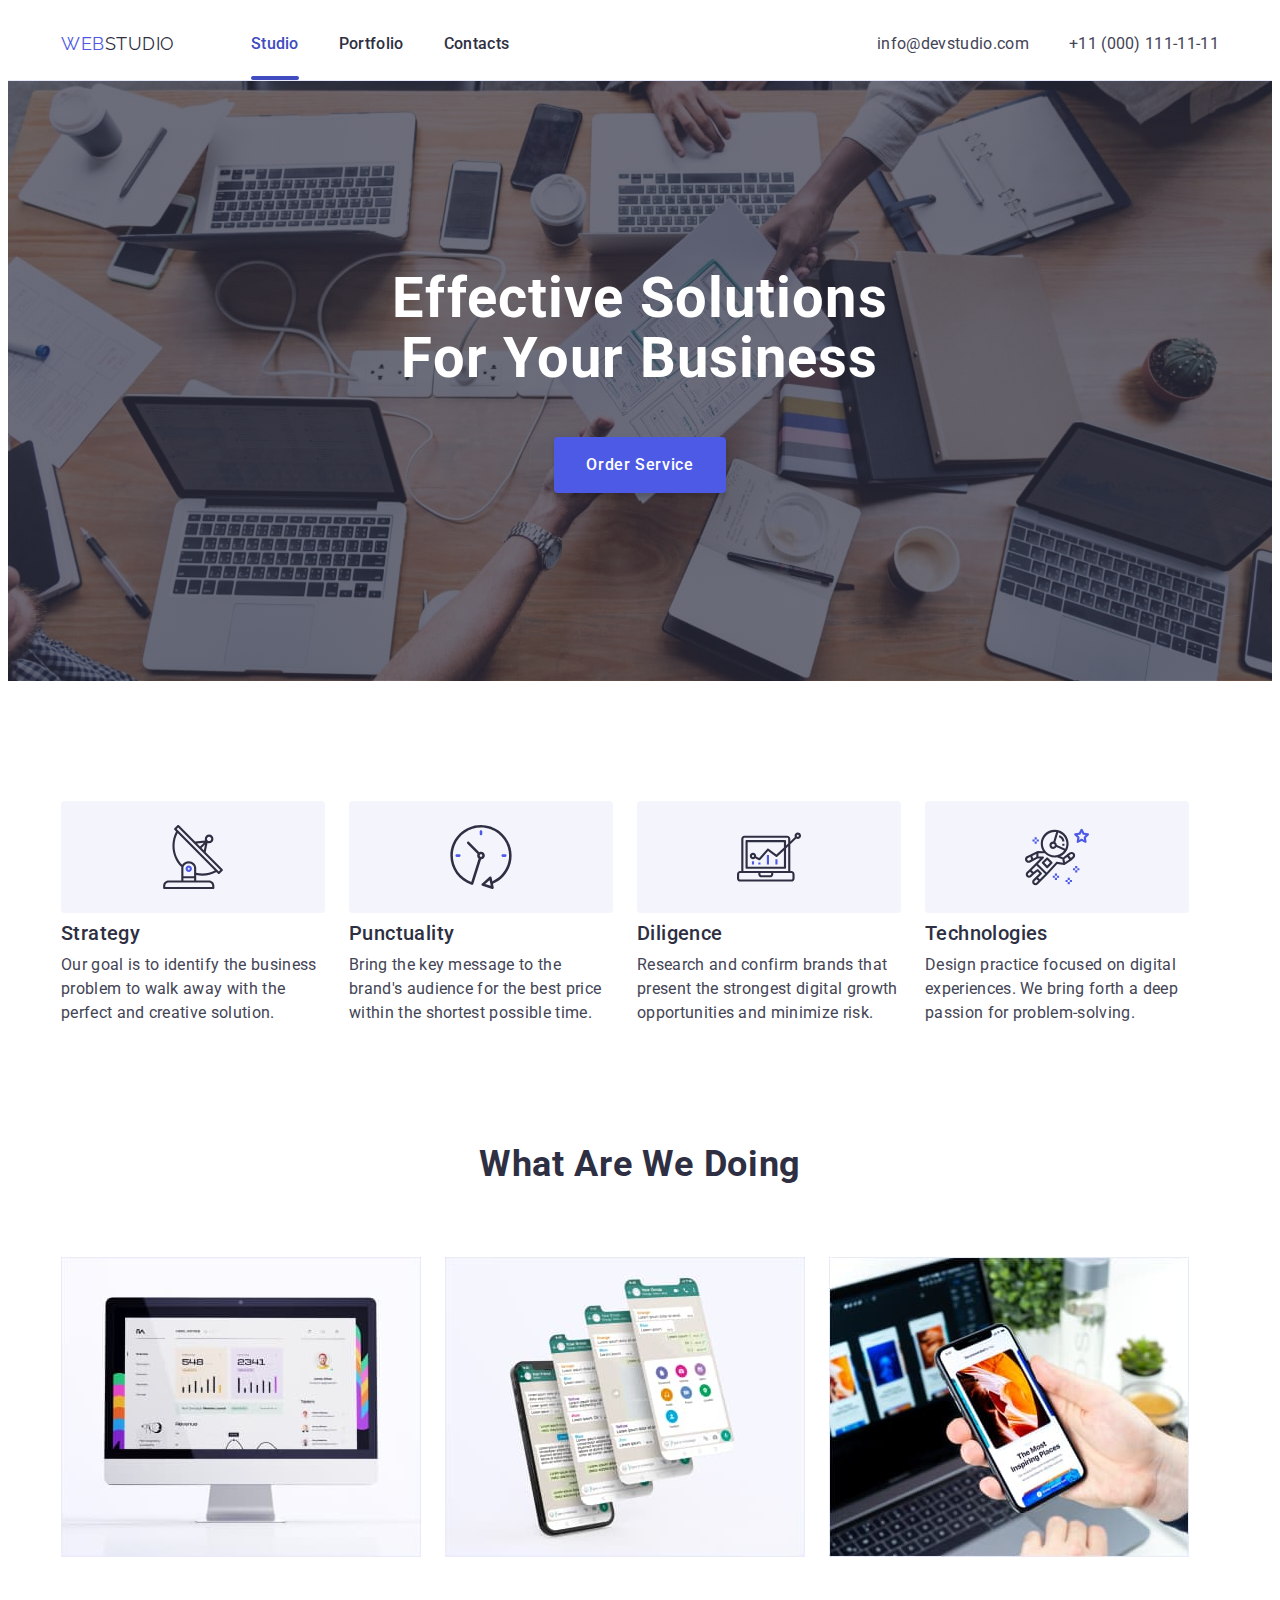
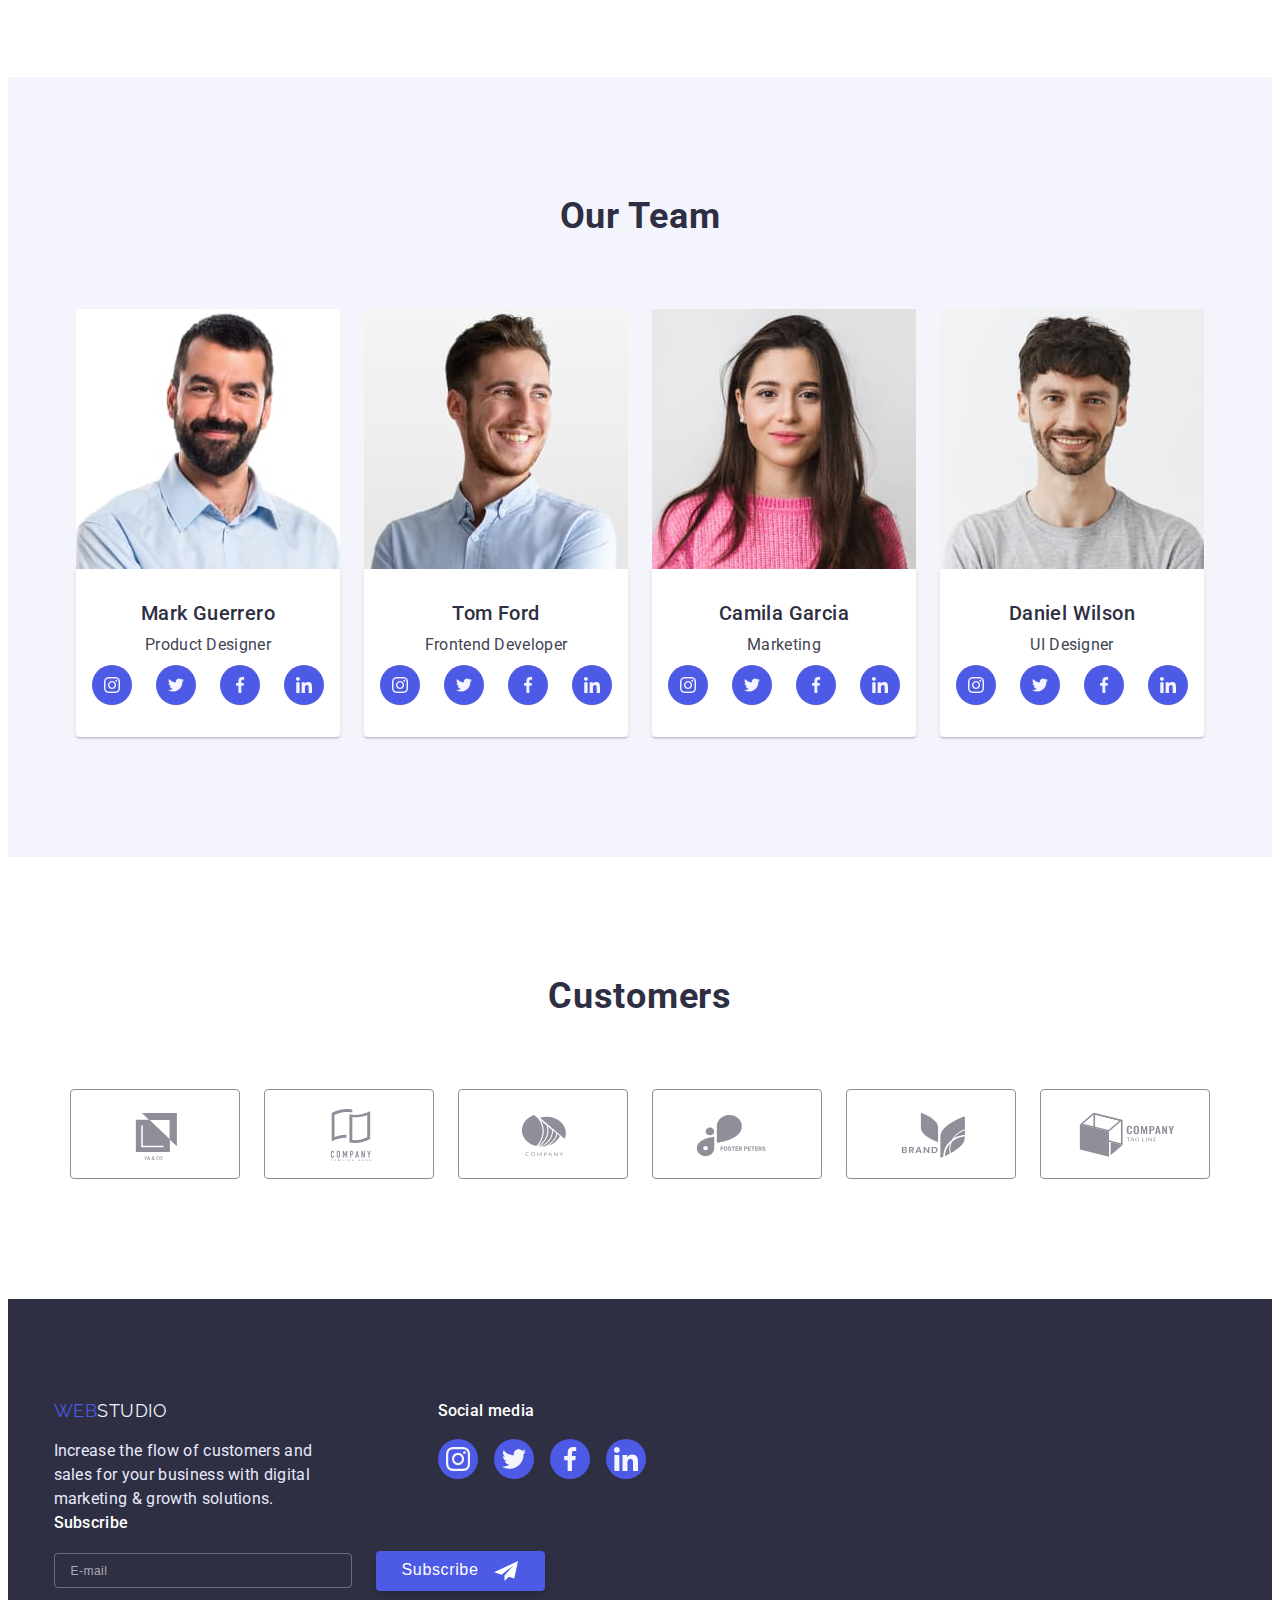
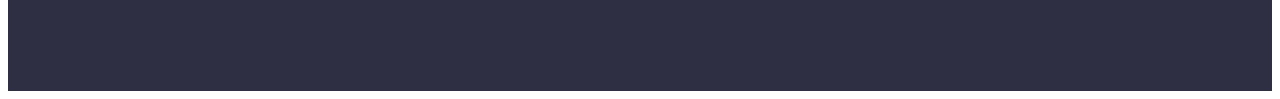
<file: index.html>
<!DOCTYPE html>
<html lang="en">
  <head>
    <meta charset="UTF-8" />
    <meta http-equiv="X-UA-Compatible" content="IE=edge" />
    <meta name="viewport" content="width=device-width, initial-scale=1.0" />
    <title>WebStudio</title>
    <link
      rel="stylesheet"
      href="https://cdnjs.cloudflare.com/ajax/libs/modern-normalize/1.1.0/modern-normalize.min.css"
      integrity="sha512-wpPYUAdjBVSE4KJnH1VR1HeZfpl1ub8YT/NKx4PuQ5NmX2tKuGu6U/JRp5y+Y8XG2tV+wKQpNHVUX03MfMFn9Q=="
      crossorigin="anonymous"
      referrerpolicy="no-referrer"
    />
    <link rel="preconnect" href="https://fonts.googleapis.com" />
    <link rel="preconnect" href="https://fonts.gstatic.com" crossorigin />
    <link
      href="https://fonts.googleapis.com/css2?family=Raleway:wght@800&family=Roboto:wght@400;500;700&display=swap"
      rel="stylesheet"
    />
    <link rel="stylesheet" href="./css/styles.css" />
    <link rel="stylesheet" href="./css/tablet.css" />
    <link rel="stylesheet" href="./css/desktop.css" />
  </head>
  <body>
    <!--=================  HEADER ===============-->
    <header class="header">
      <div class="container header-container">
        <nav class="header-navigation">
          <a href="./index.html" class="header-logo logo">
            <span>Web</span>Studio
          </a>
          <button type="button" class="header-btn-mobile-open" data-menu-open>
            <svg width="32" height="22" aria-label="Mobile menu switch">
              <use href="./images/icons.svg#icon-charm-menu-hamburger"></use>
            </svg>
          </button>
          <ul class="header-list list">
            <li class="header-item">
              <a href="./index.html" class="header-link link current">Studio</a>
            </li>
            <li class="header-item">
              <a href="./portfolio.html" class="header-link link">Portfolio</a>
            </li>
            <li class="header-item">
              <a href="" class="header-link link">Contacts</a>
            </li>
          </ul>
        </nav>
        <address class="address">
          <ul class="address-list list">
            <li class="address-item">
              <a href="mailto:info@devstudio.com" class="address-link link"
                >info@devstudio.com</a
              >
            </li>
            <li class="address-item">
              <a href="tel:+110001111111" class="address-link link"
                >+11 (000) 111-11-11</a
              >
            </li>
          </ul>
        </address>
      </div>
      <!-- ============= HEADER MOBILE MENU =========== -->
      <div class="mobile-menu" data-menu>
        <div class="container mobile-menu-container">
          <nav class="mobile-menu-navigation">
            <button
              type="button"
              class="header-btn-mobile-close"
              data-menu-close
            >
              <svg width="8" height="8">
                <use href="./images/icons.svg#icon-close-modal"></use>
              </svg>
            </button>
            <ul class="mobile-menu-list list">
              <li class="mobile-menu-item">
                <a href="./index.html" class="mobile-menu-link link">Studio</a>
              </li>
              <li class="mobile-menu-item">
                <a href="./portfolio.html" class="mobile-menu-link link"
                  >Portfolio</a
                >
              </li>
              <li class="mobile-menu-item">
                <a href="" class="mobile-menu-link link">Contacts</a>
              </li>
            </ul>
          </nav>
          <div class="mobile-menu-address-social-list-wrap">
            <address class="mobile-menu-address">
              <ul class="mobile-menu-address-list list">
                <li class="mobile-menu-address-item">
                  <a
                    href="tel:+110001111111"
                    class="mobile-menu-address-tel-link link"
                    >+11 (000) 111-11-11</a
                  >
                </li>
                <li class="mobile-menu-address-item">
                  <a
                    href="mailto:info@devstudio.com"
                    class="mobile-menu-address-mail-link link"
                    >info@devstudio.com</a
                  >
                </li>
              </ul>
            </address>
            <ul class="mobile-menu-social-list list">
              <li class="mobile-menu-social-item">
                <a href="" class="mobile-menu-social-link link">
                  <svg class="mobile-menu-social-icon" width="24" height="24">
                    <use href="./images/icons.svg#icon-instagram"></use>
                  </svg>
                </a>
              </li>
              <li class="mobile-menu-social-item">
                <a href="" class="mobile-menu-social-link link">
                  <svg class="mobile-menu-social-icon" width="24" height="24">
                    <use href="./images/icons.svg#icon-twitter"></use>
                  </svg>
                </a>
              </li>
              <li class="mobile-menu-social-item">
                <a href="" class="mobile-menu-social-link link">
                  <svg class="mobile-menu-social-icon" width="24" height="24">
                    <use href="./images/icons.svg#icon-facebook"></use>
                  </svg>
                </a>
              </li>
              <li class="mobile-menu-social-item">
                <a href="" class="mobile-menu-social-link link">
                  <svg class="mobile-menu-social-icon" width="24" height="24">
                    <use href="./images/icons.svg#icon-linkedin"></use>
                  </svg>
                </a>
              </li>
            </ul>
          </div>
        </div>
      </div>
      <!-- ============= /HEADER MOBILE MENU =========== -->
    </header>
    <!--===================== /HEADER ======================-->
    <main>
      <!--================= Section HERO =================-->
      <section class="hero">
        <div class="container">
          <h1 class="hero-title">Effective Solutions for Your Business</h1>
          <button type="button" class="hero-btn btn" data-modal-open>
            Order Service
          </button>
        </div>
      </section>
      <!--=============== Section /HERO =============-->

      <!--============ Section ADVANTAGES ===========-->
      <section class="advantages">
        <h2 class="visually-hidden">Our advantages</h2>
        <div class="container">
          <ul class="advantages-list list">
            <li class="advantages-item">
              <div class="advantages-thumb">
                <svg width="64" height="64">
                  <use
                    href="./images/icons.svg#icon-antenna"
                    width="64px"
                    height="64px"
                  ></use>
                </svg>
              </div>
              <div class="advantages-content">
                <h3 class="advantages-subtitle">Strategy</h3>
                <p class="advantages-text text">
                  Our goal is to identify the business problem to walk away with
                  the perfect and creative solution.
                </p>
              </div>
            </li>
            <li class="advantages-item">
              <div class="advantages-thumb">
                <svg width="64" height="64">
                  <use
                    href="./images/icons.svg#icon-clock"
                    width="64px"
                    height="64px"
                  ></use>
                </svg>
              </div>
              <div class="advantages-content">
                <h3 class="advantages-subtitle">Punctuality</h3>
                <p class="advantages-text text">
                  Bring the key message to the brand's audience for the best
                  price within the shortest possible time.
                </p>
              </div>
            </li>
            <li class="advantages-item">
              <div class="advantages-thumb">
                <svg width="64" height="64">
                  <use
                    href="./images/icons.svg#icon-diagram"
                    width="64px"
                    height="64px"
                  ></use>
                </svg>
              </div>
              <div class="advantages-content">
                <h3 class="advantages-subtitle">Diligence</h3>
                <p class="advantages-text text">
                  Research and confirm brands that present the strongest digital
                  growth opportunities and minimize risk.
                </p>
              </div>
            </li>
            <li class="advantages-item">
              <div class="advantages-thumb">
                <svg width="64" height="64">
                  <use
                    href="./images/icons.svg#icon-astronaut"
                    width="64px"
                    height="64px"
                  ></use>
                </svg>
              </div>
              <div class="advantages-content">
                <h3 class="advantages-subtitle">Technologies</h3>
                <p class="advantages-text text">
                  Design practice focused on digital experiences. We bring forth
                  a deep passion for problem-solving.
                </p>
              </div>
            </li>
          </ul>
        </div>
      </section>
      <!--============== Section /ADVANTAGES =========-->

      <!--============== Section DOING ============-->
      <section class="doing">
        <div class="container">
          <h2 class="doing-title title">What are we doing</h2>
          <ul class="doing-list list">
            <li class="doing-item">
              <img
                srcset="./images/doing-img1@2x.jpg 2x"
                src="./images/doing-img1.jpg"
                alt="monitor screen"
                width="360"
                height="300"
              />
            </li>
            <li class="doing-item">
              <img
                srcset="./images/doing-img2@2x.jpg 2x"
                src="./images/doing-img2.jpg"
                alt="smartphone screens"
                width="360"
                height="300"
              />
            </li>
            <li class="doing-item">
              <img
                srcset="./images/doing-img3@2x.jpg 2x"
                src="./images/doing-img3.jpg"
                alt="laptop and phone"
                width="360"
                height="300"
              />
            </li>
          </ul>
        </div>
      </section>
      <!--============= /Section DOING ============-->

      <!--=========== Section TEAM =============-->
      <section class="team">
        <div class="container">
          <h2 class="team-title title">Our Team</h2>
          <ul class="team-list list">
            <li class="team-item">
              <img
                srcset="./images/team-img1@2x.jpg 2x"
                src="./images/team-img1.jpg"
                alt="Mark Guerrero"
                width="264"
                height="260"
              />
              <div class="team-content">
                <h3 class="team-subtitle subtitle">Mark Guerrero</h3>
                <p class="team-text text">Product Designer</p>
                <ul class="team-social-list list">
                  <li class="team-social-item">
                    <a href="" class="team-social-link link">
                      <svg class="team-social-icon" width="16" height="16">
                        <use href="./images/icons.svg#icon-instagram"></use>
                      </svg>
                    </a>
                  </li>
                  <li class="team-social-item">
                    <a href="" class="team-social-link link">
                      <svg class="team-social-icon" width="16" height="16">
                        <use href="./images/icons.svg#icon-twitter"></use>
                      </svg>
                    </a>
                  </li>
                  <li class="team-social-item">
                    <a href="" class="team-social-link link">
                      <svg class="team-social-icon" width="16" height="16">
                        <use href="./images/icons.svg#icon-facebook"></use>
                      </svg>
                    </a>
                  </li>
                  <li class="team-social-item">
                    <a href="" class="team-social-link link">
                      <svg class="team-social-icon" width="16" height="16">
                        <use href="./images/icons.svg#icon-linkedin"></use>
                      </svg>
                    </a>
                  </li>
                </ul>
              </div>
            </li>
            <li class="team-item">
              <img
                srcset="./images/team-img2@2x.jpg 2x"
                src="./images/team-img2.jpg"
                alt="Tom Ford"
                width="264"
                height="260"
              />
              <div class="team-content">
                <h3 class="team-subtitle subtitle">Tom Ford</h3>
                <p class="team-text text">Frontend Developer</p>
                <ul class="team-social-list list">
                  <li class="team-social-item">
                    <a href="" class="team-social-link link">
                      <svg class="team-social-icon" width="16" height="16">
                        <use href="./images/icons.svg#icon-instagram"></use>
                      </svg>
                    </a>
                  </li>
                  <li class="team-social-item">
                    <a href="" class="team-social-link link">
                      <svg class="team-social-icon" width="16" height="16">
                        <use href="./images/icons.svg#icon-twitter"></use>
                      </svg>
                    </a>
                  </li>
                  <li class="team-social-item">
                    <a href="" class="team-social-link link">
                      <svg class="team-social-icon" width="16" height="16">
                        <use href="./images/icons.svg#icon-facebook"></use>
                      </svg>
                    </a>
                  </li>
                  <li class="team-social-item">
                    <a href="" class="team-social-link link">
                      <svg class="team-social-icon" width="16" height="16">
                        <use href="./images/icons.svg#icon-linkedin"></use>
                      </svg>
                    </a>
                  </li>
                </ul>
              </div>
            </li>
            <li class="team-item">
              <img
                srcset="./images/team-img3@2x.jpg 2x"
                src="./images/team-img3.jpg"
                alt="Camila Garcia"
                width="264"
                height="260"
              />
              <div class="team-content">
                <h3 class="team-subtitle subtitle">Camila Garcia</h3>
                <p class="team-text text">Marketing</p>
                <ul class="team-social-list list">
                  <li class="team-social-item">
                    <a href="" class="team-social-link link">
                      <svg class="team-social-icon" width="16" height="16">
                        <use href="./images/icons.svg#icon-instagram"></use>
                      </svg>
                    </a>
                  </li>
                  <li class="team-social-item">
                    <a href="" class="team-social-link link">
                      <svg class="team-social-icon" width="16" height="16">
                        <use href="./images/icons.svg#icon-twitter"></use>
                      </svg>
                    </a>
                  </li>
                  <li class="team-social-item">
                    <a href="" class="team-social-link link">
                      <svg class="team-social-icon" width="16" height="16">
                        <use href="./images/icons.svg#icon-facebook"></use>
                      </svg>
                    </a>
                  </li>
                  <li class="team-social-item">
                    <a href="" class="team-social-link link">
                      <svg class="team-social-icon" width="16" height="16">
                        <use href="./images/icons.svg#icon-linkedin"></use>
                      </svg>
                    </a>
                  </li>
                </ul>
              </div>
            </li>
            <li class="team-item">
              <img
                srcset="./images/team-img4@2x.jpg 2x"
                src="./images/team-img4.jpg"
                alt="Daniel Wilson"
                width="264"
                height="260"
              />
              <div class="team-content">
                <h3 class="team-subtitle subtitle">Daniel Wilson</h3>
                <p class="team-text text">UI Designer</p>
                <ul class="team-social-list list">
                  <li class="team-social-item">
                    <a href="" class="team-social-link link">
                      <svg class="team-social-icon" width="16" height="16">
                        <use href="./images/icons.svg#icon-instagram"></use>
                      </svg>
                    </a>
                  </li>
                  <li class="team-social-item">
                    <a href="" class="team-social-link link">
                      <svg class="team-social-icon" width="16" height="16">
                        <use href="./images/icons.svg#icon-twitter"></use>
                      </svg>
                    </a>
                  </li>
                  <li class="team-social-item">
                    <a href="" class="team-social-link link">
                      <svg class="team-social-icon" width="16" height="16">
                        <use href="./images/icons.svg#icon-facebook"></use>
                      </svg>
                    </a>
                  </li>
                  <li class="team-social-item">
                    <a href="" class="team-social-link link">
                      <svg class="team-social-icon" width="16" height="16">
                        <use href="./images/icons.svg#icon-linkedin"></use>
                      </svg>
                    </a>
                  </li>
                </ul>
              </div>
            </li>
          </ul>
        </div>
      </section>
      <!--========== Section /TEAM =============-->

      <!--======== Section COSTUMERS ==========-->
      <section class="costumes">
        <div class="container">
          <h2 class="costumers-title title">Customers</h2>
          <ul class="costumers-list list">
            <li class="costumers-item">
              <a href="" class="costumer-link">
                <svg class="costumers-icon" width="105" height="56">
                  <use href="./images/icons.svg#icon-logo-client1"></use>
                </svg>
              </a>
            </li>
            <li class="costumers-item">
              <a href="" class="costumer-link">
                <svg class="costumers-icon" width="105" height="56">
                  <use href="./images/icons.svg#icon-logo-client2"></use>
                </svg>
              </a>
            </li>
            <li class="costumers-item">
              <a href="" class="costumer-link">
                <svg class="costumers-icon" width="105" height="56">
                  <use href="./images/icons.svg#icon-logo-client3"></use>
                </svg>
              </a>
            </li>
            <li class="costumers-item">
              <a href="" class="costumer-link">
                <svg class="costumers-icon" width="105" height="56">
                  <use href="./images/icons.svg#icon-logo-client4"></use>
                </svg>
              </a>
            </li>
            <li class="costumers-item">
              <a href="" class="costumer-link">
                <svg class="costumers-icon" width="105" height="56">
                  <use href="./images/icons.svg#icon-logo-client5"></use>
                </svg>
              </a>
            </li>
            <li class="costumers-item">
              <a href="" class="costumer-link">
                <svg class="costumers-icon" width="105" height="56">
                  <use href="./images/icons.svg#icon-logo-client6"></use>
                </svg>
              </a>
            </li>
          </ul>
        </div>
      </section>
      <!--========= Section /COSTUMERS ===========-->
    </main>
    <!--================ FOOTER ===============-->
    <footer class="footer">
      <div class="container footer-container">
        <div class="footer-logo-wrap">
          <a href="./index.html" class="footer-logo logo">
            <span>Web</span>Studio
          </a>
          <p class="footer-text text">
            Increase the flow of customers and sales for your business with
            digital marketing & growth solutions.
          </p>
        </div>
        <div class="footer-social">
          <p class="footer-social-text text">Social media</p>
          <ul class="footer-social-list list">
            <li class="footer-social-item">
              <a href="" class="footer-social-link link">
                <svg class="footer-social-icon" width="24" height="24">
                  <use href="./images/icons.svg#icon-instagram"></use>
                </svg>
              </a>
            </li>
            <li class="footer-social-item">
              <a href="" class="footer-social-link link">
                <svg class="footer-social-icon" width="24" height="24">
                  <use href="./images/icons.svg#icon-twitter"></use>
                </svg>
              </a>
            </li>
            <li class="footer-social-item">
              <a href="" class="footer-social-link link">
                <svg class="footer-social-icon" width="24" height="24">
                  <use href="./images/icons.svg#icon-facebook"></use>
                </svg>
              </a>
            </li>
            <li class="footer-social-item">
              <a href="" class="footer-social-link link">
                <svg class="footer-social-icon" width="24" height="24">
                  <use href="./images/icons.svg#icon-linkedin"></use>
                </svg>
              </a>
            </li>
          </ul>
        </div>
        <div class="footer-form-container">
          <p class="footer-form-text text">Subscribe</p>
          <form class="footer-form">
            <label>
              <input
                type="email"
                name="user-email"
                class="footer-modal-form-input"
                required
                placeholder="E-mail"
              />
            </label>
            <button type="submit" class="footer-modal-form-submit">
              <span class="footer-modal-form-submit-text">Subscribe</span>
              <svg class="footer-modal-form-submit-icon" width="24" height="24">
                <use href="./images/icons.svg#icon-footer-subscribe"></use>
              </svg>
            </button>
          </form>
        </div>
      </div>
    </footer>
    <!--=================== /FOOTER ==================-->
    <!--================ MODAL WINDOW ===============-->
    <div class="backdrop is-hidden" data-modal>
      <div class="modal conteiner">
        <button type="button" class="modal-close-btn" data-modal-close>
          <svg class="modal-close-btn-icon" width="8" height="8">
            <use href="./images/icons.svg#icon-close-modal"></use>
          </svg>
        </button>
        <p class="modal-text text">
          Leave your contacts and we will call you back
        </p>
        <form class="modal-form">
          <label class="label-form-field">
            <span class="modal-form-input-desc">Name</span>
            <span class="modal-form-input-wrapper">
              <input
                type="text"
                name="user_name"
                class="modal-form-input"
                required
                pattern="^[a-zA-Zа-яА-ЯіІїЇ]+$"
                minlength="2"
              />
              <svg class="modal-form-input-icon" width="18" height="18">
                <use href="./images/icons.svg#icon-form-name"></use>
              </svg>
            </span>
          </label>
          <label class="label-form-field">
            <span class="modal-form-input-desc">Phone</span>
            <span class="modal-form-input-wrapper">
              <input
                type="tel"
                name="user-phone"
                class="modal-form-input"
                required
                pattern="[0-9]{3}-[0-9]{3}-[0-9]{2}-[0-9]{2}"
                title="xxx-xxx-xx-xx"
              />
              <svg class="modal-form-input-icon" width="18" height="24">
                <use href="./images/icons.svg#icon-form-phone"></use>
              </svg>
            </span>
          </label>
          <label class="label-form-field">
            <span class="modal-form-input-desc">Email</span>
            <span class="modal-form-input-wrapper">
              <input
                type="email"
                name="user-email"
                class="modal-form-input"
                required
              />
              <svg class="modal-form-input-icon" width="18" height="24">
                <use href="./images/icons.svg#icon-form-email"></use>
              </svg>
            </span>
          </label>
          <label class="label-form-field">
            <span class="modal-form-input-desc">Comment</span>
            <textarea
              name="user-massage"
              class="modal-form-message"
              placeholder="Text input"
            ></textarea>
          </label>
          <input
            id="user-policy"
            type="checkbox"
            name="user-policy"
            class="modal-form-check visually-hidden"
          />
          <label for="user-policy" class="modal-form-check-desc">
            I accept the terms and conditions of the&nbsp;
            <a href="" class="modal-form-policy">Privacy Policy</a>
          </label>
          <button type="submit" class="modal-form-submit">Send</button>
        </form>
      </div>
    </div>
    <!--================ /MODAL WINDOW ===============-->
  </body>
  <script src="./js/mobile-menu.js"></script>
  <script src="./js/modal.js"></script>
</html>
</file>
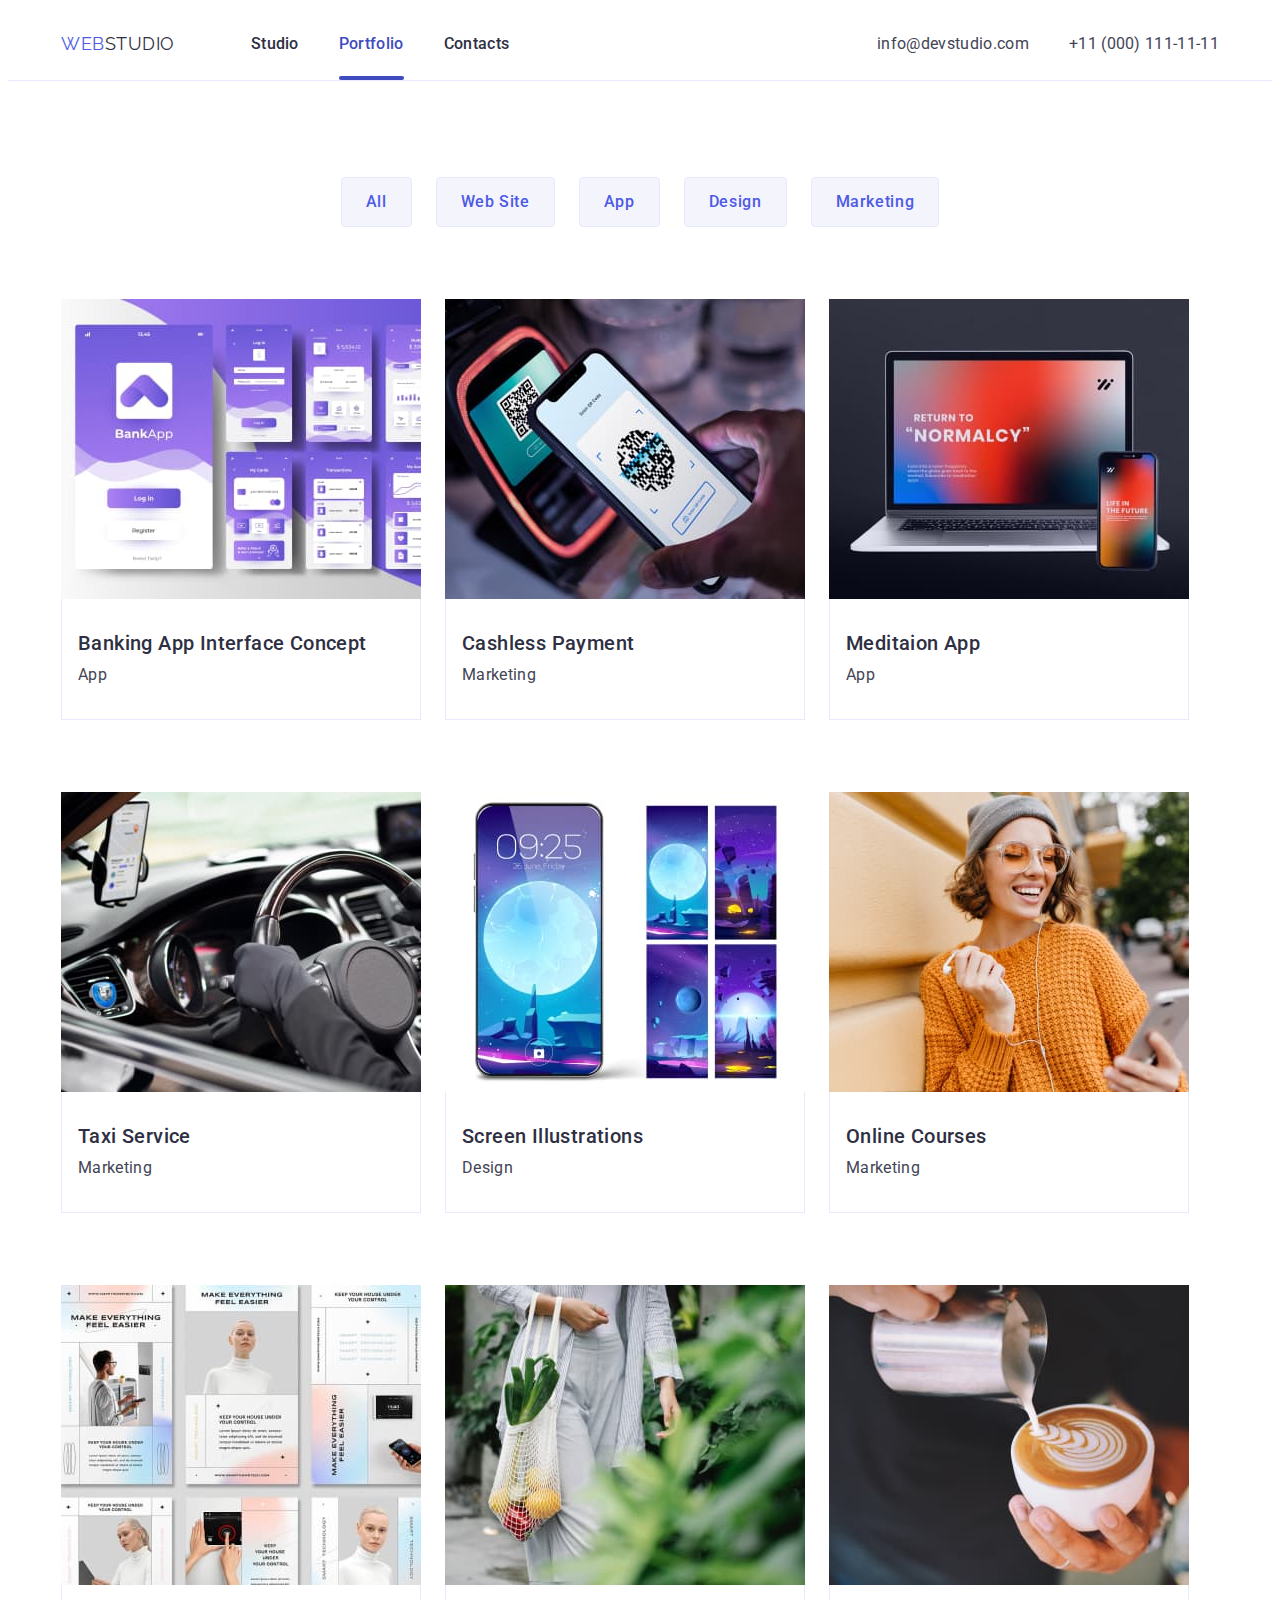
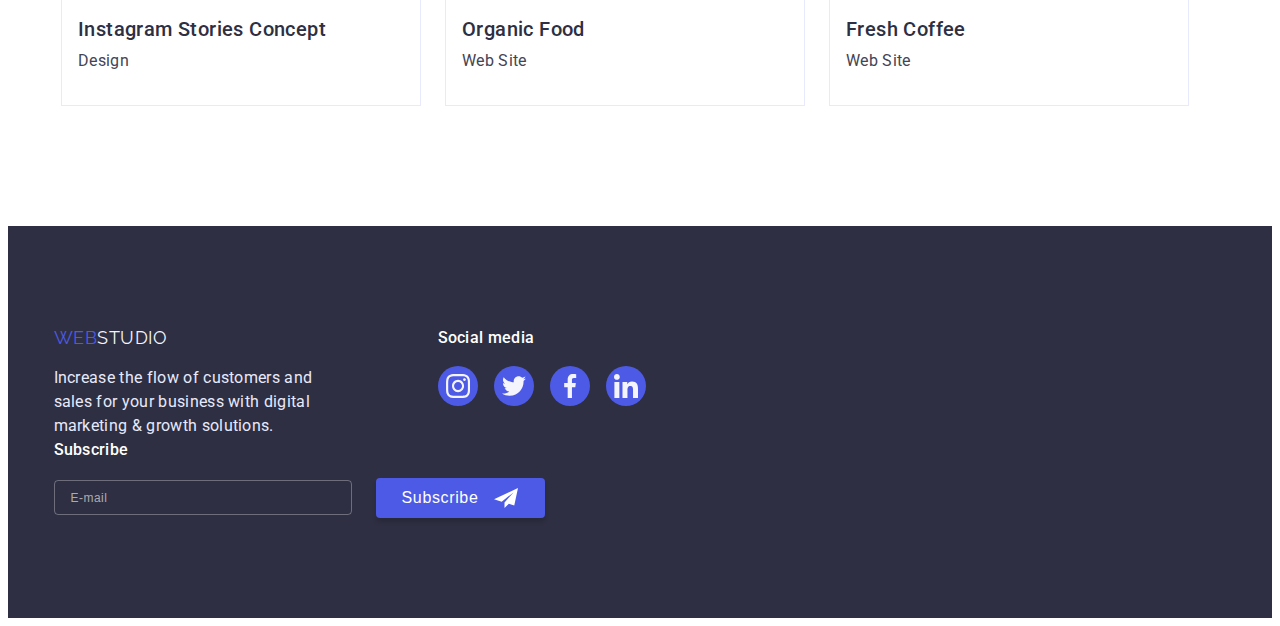
<file: portfolio.html>
<!DOCTYPE html>
<html lang="en">
  <head>
    <meta charset="UTF-8" />
    <meta http-equiv="X-UA-Compatible" content="IE=edge" />
    <meta name="viewport" content="width=device-width, initial-scale=1.0" />
    <title>Portfolio</title>
    <link
      rel="stylesheet"
      href="https://cdnjs.cloudflare.com/ajax/libs/modern-normalize/1.1.0/modern-normalize.min.css"
      integrity="sha512-wpPYUAdjBVSE4KJnH1VR1HeZfpl1ub8YT/NKx4PuQ5NmX2tKuGu6U/JRp5y+Y8XG2tV+wKQpNHVUX03MfMFn9Q=="
      crossorigin="anonymous"
      referrerpolicy="no-referrer"
    />
    <link rel="preconnect" href="https://fonts.googleapis.com" />
    <link rel="preconnect" href="https://fonts.gstatic.com" crossorigin />
    <link
      href="https://fonts.googleapis.com/css2?family=Raleway:wght@800&family=Roboto:wght@400;500;700&display=swap"
      rel="stylesheet"
    />
    <link rel="stylesheet" href="./css/styles.css" />
    <link rel="stylesheet" href="./css/tablet.css" />
    <link rel="stylesheet" href="./css/desktop.css" />
  </head>
  <body>
    <!--=================  HEADER ===============-->
    <header class="header">
      <div class="container header-container">
        <nav class="header-navigation">
          <a href="./index.html" class="header-logo logo">
            <span>Web</span>Studio
          </a>
          <button type="button" class="header-btn-mobile-open" data-menu-open>
            <svg width="32" height="22" aria-label="Mobile menu switch">
              <use href="./images/icons.svg#icon-charm-menu-hamburger"></use>
            </svg>
          </button>
          <ul class="header-list list">
            <li class="header-item">
              <a href="./index.html" class="header-link link">Studio</a>
            </li>
            <li class="header-item">
              <a href="./portfolio.html" class="header-link link current"
                >Portfolio</a
              >
            </li>
            <li class="header-item">
              <a href="" class="header-link link">Contacts</a>
            </li>
          </ul>
        </nav>
        <address class="address">
          <ul class="address-list list">
            <li class="address-item">
              <a href="mailto:info@devstudio.com" class="address-link link"
                >info@devstudio.com</a
              >
            </li>
            <li class="address-item">
              <a href="tel:+110001111111" class="address-link link"
                >+11 (000) 111-11-11</a
              >
            </li>
          </ul>
        </address>
      </div>
      <!-- ============= HEADER MOBILE MENU =========== -->
      <div class="mobile-menu" data-menu>
        <div class="container mobile-menu-container">
          <nav class="mobile-menu-navigation">
            <button
              type="button"
              class="header-btn-mobile-close"
              data-menu-close
            >
              <svg width="8" height="8">
                <use href="./images/icons.svg#icon-close-modal"></use>
              </svg>
            </button>
            <ul class="mobile-menu-list list">
              <li class="mobile-menu-item">
                <a href="./index.html" class="mobile-menu-link link">Studio</a>
              </li>
              <li class="mobile-menu-item">
                <a href="./portfolio.html" class="mobile-menu-link link"
                  >Portfolio</a
                >
              </li>
              <li class="mobile-menu-item">
                <a href="" class="mobile-menu-link link">Contacts</a>
              </li>
            </ul>
          </nav>
          <address class="mobile-menu-address">
            <ul class="mobile-menu-address-list list">
              <li class="mobile-menu-address-item">
                <a
                  href="tel:+110001111111"
                  class="mobile-menu-address-tel-link link"
                  >+11 (000) 111-11-11</a
                >
              </li>
              <li class="mobile-menu-address-item">
                <a
                  href="mailto:info@devstudio.com"
                  class="mobile-menu-address-mail-link link"
                  >info@devstudio.com</a
                >
              </li>
            </ul>
          </address>
          <ul class="mobile-menu-social-list list">
            <li class="mobile-menu-social-item">
              <a href="" class="mobile-menu-social-link link">
                <svg class="mobile-menu-social-icon" width="24" height="24">
                  <use href="./images/icons.svg#icon-instagram"></use>
                </svg>
              </a>
            </li>
            <li class="mobile-menu-social-item">
              <a href="" class="mobile-menu-social-link link">
                <svg class="mobile-menu-social-icon" width="24" height="24">
                  <use href="./images/icons.svg#icon-twitter"></use>
                </svg>
              </a>
            </li>
            <li class="mobile-menu-social-item">
              <a href="" class="mobile-menu-social-link link">
                <svg class="mobile-menu-social-icon" width="24" height="24">
                  <use href="./images/icons.svg#icon-facebook"></use>
                </svg>
              </a>
            </li>
            <li class="mobile-menu-social-item">
              <a href="" class="mobile-menu-social-link link">
                <svg class="mobile-menu-social-icon" width="24" height="24">
                  <use href="./images/icons.svg#icon-linkedin"></use>
                </svg>
              </a>
            </li>
          </ul>
        </div>
      </div>
      <!-- ============= /HEADER MOBILE MENU =========== -->
    </header>
    <!--===================== /HEADER ======================-->
    <main>
      <!--====== Section FILTER and PROJECTS =======-->
      <section class="filter">
        <h1 class="visually-hidden">Project directions</h1>
        <div class="container">
          <ul class="filter-list list">
            <li class="filter-item">
              <button type="button" class="filter-btn btn">All</button>
            </li>
            <li class="filter-item">
              <button type="button" class="filter-btn btn">Web Site</button>
            </li>
            <li class="filter-item">
              <button type="button" class="filter-btn btn">App</button>
            </li>
            <li class="filter-item">
              <button type="button" class="filter-btn btn">Design</button>
            </li>
            <li class="filter-item">
              <button type="button" class="filter-btn btn">Marketing</button>
            </li>
          </ul>
          <ul class="projects-list list">
            <li class="projects-item">
              <a href="" class="projects-link link">
                <div class="projects-img-wrapper">
                  <picture>
                    <source
                      srcset="
                        ./images/projects-img1-desktop.jpg    1x,
                        ./images/projects-img1-desktop@2x.jpg 2x
                      "
                      media="(min-width:1200px)"
                      width="360"
                      height="300"
                    />
                    <source
                      srcset="
                        ./images/projects-img1-tablet.jpg    1x,
                        ./images/projects-img1-tablet@2x.jpg 2x
                      "
                      media="(min-width:768px)"
                      width="356"
                      height="300"
                    />
                    <source
                      srcset="
                        ./images/projects-img1-mobile.jpg    1x,
                        ./images/projects-img1-mobile@2x.jpg 2x
                      "
                      media="(max-width:767px)"
                      width="396"
                      height="280"
                    />
                    <img
                      src="./images/projects-img1-mobile.jpg"
                      alt="Application windows"
                    />
                  </picture>
                  <p class="overlay">
                    14 Stylish and User-Friendly App Design Concepts · Task
                    Manager App · Calorie Tracker App · Exotic Fruit Ecommerce
                    App · Cloud Storage App
                  </p>
                </div>
                <div class="projects-item-content">
                  <h3 class="projects-subtitle subtitle">
                    Banking App Interface Concept
                  </h3>
                  <p class="projects-text text">App</p>
                </div>
              </a>
            </li>
            <li class="projects-item">
              <a href="" class="projects-link link">
                <div class="projects-img-wrapper">
                  <picture>
                    <source
                      srcset="
                        ./images/projects-img2-desktop.jpg    1x,
                        ./images/projects-img2-desktop@2x.jpg 2x
                      "
                      media="(min-width:1200px)"
                      width="360"
                      height="300"
                    />
                    <source
                      srcset="
                        ./images/projects-img2-tablet.jpg    1x,
                        ./images/projects-img2-tablet@2x.jpg 2x
                      "
                      media="(min-width:768px)"
                      width="356"
                      height="300"
                    />
                    <source
                      srcset="
                        ./images/projects-img2-mobile.jpg    1x,
                        ./images/projects-img2-mobile@2x.jpg 2x
                      "
                      media="(max-width:767px)"
                      width="396"
                      height="280"
                    />
                    <img
                      src="./images/projects-img2-mobile.jpg "
                      alt="Payment by phone"
                    />
                  </picture>
                  <p class="overlay">
                    14 Stylish and User-Friendly App Design Concepts · Task
                    Manager App · Calorie Tracker App · Exotic Fruit Ecommerce
                    App · Cloud Storage App
                  </p>
                </div>
                <div class="projects-item-content">
                  <h3 class="projects-subtitle subtitle">Cashless Payment</h3>
                  <p class="projects-text text">Marketing</p>
                </div>
              </a>
            </li>
            <li class="projects-item">
              <a href="" class="projects-link link">
                <div class="projects-img-wrapper">
                  <picture>
                    <source
                      srcset="
                        ./images/projects-img3-desktop.jpg    1x,
                        ./images/projects-img3-desktop@2x.jpg 2x
                      "
                      media="(min-width:1200px)"
                      width="360"
                      height="300"
                    />
                    <source
                      srcset="
                        ./images/projects-img3-tablet.jpg    1x,
                        ./images/projects-img3-tablet@2x.jpg 2x
                      "
                      media="(min-width:768px)"
                      width="356"
                      height="300"
                    />
                    <source
                      srcset="
                        ./images/projects-img3-mobile.jpg    1x,
                        ./images/projects-img3-mobile@2x.jpg 2x
                      "
                      media="(max-width:767px)"
                      width="396"
                      height="280"
                    />
                    <img
                      src="./images/projects-img3-mobile.jpg"
                      alt="Smartphone and laptop with application screen"
                    />
                  </picture>
                  <p class="overlay">
                    14 Stylish and User-Friendly App Design Concepts · Task
                    Manager App · Calorie Tracker App · Exotic Fruit Ecommerce
                    App · Cloud Storage App
                  </p>
                </div>
                <div class="projects-item-content">
                  <h3 class="projects-subtitle subtitle">Meditaion App</h3>
                  <p class="projects-text text">App</p>
                </div>
              </a>
            </li>
            <li class="projects-item">
              <a href="" class="projects-link link">
                <div class="projects-img-wrapper">
                  <picture>
                    <source
                      srcset="
                        ./images/projects-img4-desktop.jpg    1x,
                        ./images/projects-img4-desktop@2x.jpg 2x
                      "
                      media="(min-width:1200px)"
                      width="360"
                      height="300"
                    />
                    <source
                      srcset="
                        ./images/projects-img4-tablet.jpg    1x,
                        ./images/projects-img4-tablet@2x.jpg 2x
                      "
                      media="(min-width:768px)"
                      width="356"
                      height="300"
                    />
                    <source
                      srcset="
                        ./images/projects-img4-mobile.jpg    1x,
                        ./images/projects-img4-mobile@2x.jpg 2x
                      "
                      media="(max-width:767px)"
                      width="396"
                      height="280"
                    />
                    <img
                      src="./images/projects-img4-mobile.jpg"
                      alt="The driver is behind the wheel"
                    />
                  </picture>
                  <p class="overlay">
                    14 Stylish and User-Friendly App Design Concepts · Task
                    Manager App · Calorie Tracker App · Exotic Fruit Ecommerce
                    App · Cloud Storage App
                  </p>
                </div>
                <div class="projects-item-content">
                  <h3 class="projects-subtitle subtitle">Taxi Service</h3>
                  <p class="projects-text text">Marketing</p>
                </div>
              </a>
            </li>
            <li class="projects-item">
              <a href="" class="projects-link link">
                <div class="projects-img-wrapper">
                  <picture>
                    <source
                      srcset="
                        ./images/projects-img5-desktop.jpg    1x,
                        ./images/projects-img5-desktop@2x.jpg 2x
                      "
                      media="(min-width:1200px)"
                      width="360"
                      height="300"
                    />
                    <source
                      srcset="
                        ./images/projects-img5-tablet.jpg    1x,
                        ./images/projects-img5-tablet@2x.jpg 2x
                      "
                      media="(min-width:768px)"
                      width="356"
                      height="300"
                    />
                    <source
                      srcset="
                        ./images/projects-img5-mobile.jpg    1x,
                        ./images/projects-img5-mobile@2x.jpg 2x
                      "
                      media="(max-width:767px)"
                      width="396"
                      height="280"
                    />
                    <img
                      src="./images/projects-img5-mobile.jpg"
                      alt="Landscape of the moon city"
                    />
                  </picture>
                  <p class="overlay">
                    14 Stylish and User-Friendly App Design Concepts · Task
                    Manager App · Calorie Tracker App · Exotic Fruit Ecommerce
                    App · Cloud Storage App
                  </p>
                </div>
                <div class="projects-item-content">
                  <h3 class="projects-subtitle subtitle">
                    Screen Illustrations
                  </h3>
                  <p class="projects-text text">Design</p>
                </div>
              </a>
            </li>
            <li class="projects-item">
              <a href="" class="projects-link link">
                <div class="projects-img-wrapper">
                  <picture>
                    <source
                      srcset="
                        ./images/projects-img6-desktop.jpg    1x,
                        ./images/projects-img6-desktop@2x.jpg 2x
                      "
                      media="(min-width:1200px)"
                      width="360"
                      height="300"
                    />
                    <source
                      srcset="
                        ./images/projects-img6-tablet.jpg    1x,
                        ./images/projects-img6-tablet@2x.jpg 2x
                      "
                      media="(min-width:768px)"
                      width="356"
                      height="300"
                    />
                    <source
                      srcset="
                        ./images/projects-img6-mobile.jpg    1x,
                        ./images/projects-img6-mobile@2x.jpg 2x
                      "
                      media="(max-width:767px)"
                      width="396"
                      height="280"
                    />
                    <img
                      src="./images/projects-img6-mobile.jpg"
                      alt="Joyful girl with a phone"
                    />
                  </picture>
                  <p class="overlay">
                    14 Stylish and User-Friendly App Design Concepts · Task
                    Manager App · Calorie Tracker App · Exotic Fruit Ecommerce
                    App · Cloud Storage App
                  </p>
                </div>
                <div class="projects-item-content">
                  <h3 class="projects-subtitle subtitle">Online Courses</h3>
                  <p class="projects-text text">Marketing</p>
                </div>
              </a>
            </li>
            <li class="projects-item">
              <a href="" class="projects-link link">
                <div class="projects-img-wrapper">
                  <picture>
                    <source
                      srcset="
                        ./images/projects-img7-desktop.jpg    1x,
                        ./images/projects-img7-desktop@2x.jpg 2x
                      "
                      media="(min-width:1200px)"
                      width="360"
                      height="300"
                    />
                    <source
                      srcset="
                        ./images/projects-img7-tablet.jpg    1x,
                        ./images/projects-img7-tablet@2x.jpg 2x
                      "
                      media="(min-width:768px)"
                      width="356"
                      height="300"
                    />
                    <source
                      srcset="
                        ./images/projects-img7-mobile.jpg    1x,
                        ./images/projects-img7-mobile@2x.jpg 2x
                      "
                      media="(max-width:767px)"
                      width="396"
                      height="280"
                    />
                    <img
                      src="./images/projects-img7-mobile.jpg"
                      alt="Screenshots of the girl's profile"
                    />
                  </picture>
                  <p class="overlay">
                    14 Stylish and User-Friendly App Design Concepts · Task
                    Manager App · Calorie Tracker App · Exotic Fruit Ecommerce
                    App · Cloud Storage App
                  </p>
                </div>
                <div class="projects-item-content">
                  <h3 class="projects-subtitle subtitle">
                    Instagram Stories Concept
                  </h3>
                  <p class="projects-text text">Design</p>
                </div>
              </a>
            </li>
            <li class="projects-item">
              <a href="" class="projects-link link">
                <div class="projects-img-wrapper">
                  <picture>
                    <source
                      srcset="
                        ./images/projects-img8-desktop.jpg    1x,
                        ./images/projects-img8-desktop@2x.jpg 2x
                      "
                      media="(min-width:1200px)"
                      width="360"
                      height="300"
                    />
                    <source
                      srcset="
                        ./images/projects-img8-tablet.jpg    1x,
                        ./images/projects-img8-tablet@2x.jpg 2x
                      "
                      media="(min-width:768px)"
                      width="356"
                      height="300"
                    />
                    <source
                      srcset="
                        ./images/projects-img8-mobile.jpg    1x,
                        ./images/projects-img8-mobile@2x.jpg 2x
                      "
                      media="(max-width:767px)"
                      width="396"
                      height="280"
                    />
                    <img
                      src="./images/projects-img8-mobile.jpg"
                      alt="Products in the hands of a woman"
                    />
                  </picture>
                  <p class="overlay">
                    14 Stylish and User-Friendly App Design Concepts · Task
                    Manager App · Calorie Tracker App · Exotic Fruit Ecommerce
                    App · Cloud Storage App
                  </p>
                </div>
                <div class="projects-item-content">
                  <h3 class="projects-subtitle subtitle">Organic Food</h3>
                  <p class="projects-text text">Web Site</p>
                </div>
              </a>
            </li>
            <li class="projects-item">
              <a href="" class="projects-link link">
                <div class="projects-img-wrapper">
                  <picture>
                    <source
                      srcset="
                        ./images/projects-img9-desktop.jpg    1x,
                        ./images/projects-img9-desktop@2x.jpg 2x
                      "
                      media="(min-width:1200px)"
                      width="360"
                      height="300"
                    />
                    <source
                      srcset="
                        ./images/projects-img9-tablet.jpg    1x,
                        ./images/projects-img9-tablet@2x.jpg 2x
                      "
                      media="(min-width:768px)"
                      width="356"
                      height="300"
                    />
                    <source
                      srcset="
                        ./images/projects-img9-mobile.jpg    1x,
                        ./images/projects-img9-mobile@2x.jpg 2x
                      "
                      media="(max-width:767px)"
                      width="396"
                      height="280"
                    />
                    <img
                      src="./images/projects-img9-mobile.jpg"
                      alt="Coffee art from a barista"
                    />
                  </picture>
                  <p class="overlay">
                    14 Stylish and User-Friendly App Design Concepts · Task
                    Manager App · Calorie Tracker App · Exotic Fruit Ecommerce
                    App · Cloud Storage App
                  </p>
                </div>
                <div class="projects-item-content">
                  <h3 class="projects-subtitle subtitle">Fresh Coffee</h3>
                  <p class="projects-text text">Web Site</p>
                </div>
              </a>
            </li>
          </ul>
        </div>
      </section>
      <!--====== Section /FILTER and PROJECTS =======-->
    </main>
    <!--================== FOOTER ========================-->
    <footer class="footer">
      <div class="container footer-container">
        <div class="footer-logo-wrap">
          <a href="./index.html" class="footer-logo logo">
            <span>Web</span>Studio
          </a>
          <p class="footer-text text">
            Increase the flow of customers and sales for your business with
            digital marketing & growth solutions.
          </p>
        </div>
        <div class="footer-social">
          <p class="footer-social-text text">Social media</p>
          <ul class="footer-social-list list">
            <li class="footer-social-item">
              <a href="" class="footer-social-link link">
                <svg class="footer-social-icon" width="24" height="24">
                  <use href="./images/icons.svg#icon-instagram"></use>
                </svg>
              </a>
            </li>
            <li class="footer-social-item">
              <a href="" class="footer-social-link link">
                <svg class="footer-social-icon" width="24" height="24">
                  <use href="./images/icons.svg#icon-twitter"></use>
                </svg>
              </a>
            </li>
            <li class="footer-social-item">
              <a href="" class="footer-social-link link">
                <svg class="footer-social-icon" width="24" height="24">
                  <use href="./images/icons.svg#icon-facebook"></use>
                </svg>
              </a>
            </li>
            <li class="footer-social-item">
              <a href="" class="footer-social-link link">
                <svg class="footer-social-icon" width="24" height="24">
                  <use href="./images/icons.svg#icon-linkedin"></use>
                </svg>
              </a>
            </li>
          </ul>
        </div>
        <div class="footer-form-container">
          <p class="footer-form-text text">Subscribe</p>
          <form class="footer-form">
            <label>
              <input
                type="email"
                name="user-email"
                class="footer-modal-form-input"
                required
                placeholder="E-mail"
              />
            </label>
            <button type="submit" class="footer-modal-form-submit">
              <span class="footer-modal-form-submit-text">Subscribe</span>
              <svg class="footer-modal-form-submit-icon" width="24" height="24">
                <use href="./images/icons.svg#icon-footer-subscribe"></use>
              </svg>
            </button>
          </form>
        </div>
      </div>
    </footer>
    <!--=================== /FOOTER ==================-->
  </body>
  <script src="./js/mobile-menu.js"></script>
</html>
</file>
<file: css/styles.css>
:root {
  --secondary-font: 'Raleway', sans-serif;
  --subtitle-color: #2e2f42;
  --background-color: #2e2f42;
  --main-text-color: #434455;
  --logo-span-color: #4d5ae5;
  --link-hover-color: #404bbf;
  --header-paddig-link: 24px 0;
  --transition-dur-and-func: 250ms cubic-bezier(0.4, 0, 0.2, 1);
}
h1,
h2,
h3,
h4,
h5,
h6,
p {
  margin: 0;
}
body {
  font-family: 'Roboto', sans-serif;
  color: #2e2f42;
  background-color: #ffffff;
}
ul {
  margin: 0;
  padding: 0;
}
img {
  display: block;
  max-width: 100%;
  height: auto;
}
.btn {
  font-family: inherit;
  font-weight: 500;
  font-size: 16px;
  line-height: 1.5;
  display: flex;
  align-items: center;
  text-align: center;
  letter-spacing: 0.04em;
  border: none;
}
.container {
  width: 100%;
  margin: 0 auto;
  padding: 0 15px;
}
@media screen and (min-width: 428px) {
  .container {
    max-width: 428px;
  }
}
.logo {
  font-family: var(--secondary-font);
  font-size: 18px;
  line-height: 1.33;
  display: flex;
  align-items: center;
  letter-spacing: 0.03em;
  text-transform: uppercase;
  text-decoration: none;
}
.list {
  list-style: none;
}
.link {
  text-decoration: none;
}
.text {
  font-size: 16px;
  line-height: 1.5;
  letter-spacing: 0.02em;
}
.title {
  font-size: 36px;
  line-height: 1.11;
  letter-spacing: 0.02em;
  text-transform: capitalize;
  text-align: center;
}
.subtitle {
  font-weight: 500;
  font-size: 20px;
  line-height: 1.2;
  letter-spacing: 0.02em;
}
.visually-hidden {
  position: absolute;
  width: 1px;
  height: 1px;
  margin: -1px;
  border: 0;
  padding: 0;
  white-space: nowrap;
  clip-path: inset(100%);
  clip: rect(0 0 0 0);
  overflow: hidden;
}
/* =========== HEADER =========== */
header {
  border-bottom: 1px solid #e7e9fc;
}
.header-navigation {
  display: flex;
  align-items: center;
  justify-content: space-between;
  position: relative;
}
.header-logo {
  color: #2e2f42;
  padding: var(--header-paddig-link);
}
.header-logo span {
  color: var(--logo-span-color);
}
/* ======= MOBILE MENU ======= */
@media screen and (max-width: 767px) {
  .header-list,
  .address {
    display: none;
  }
  .header-btn-mobile-open {
    background-color: transparent;
    border: none;
    padding: 0;
    transition: fill var(--transition-dur-and-func);
  }
  .header-btn-mobile-open:hover,
  .header-btn-mobile-open:focus {
    fill: var(--link-hover-color);
    cursor: pointer;
  }
  .mobile-menu {
    position: fixed;
    width: 100%;
    height: 100%;
    z-index: 100;
    top: 0;
    left: 0;
    background-color: #ffffff;
    /* приховування мобільного меню */
    opacity: 0;
    visibility: hidden;
    pointer-events: none;
    transition: opacity var(--transition-dur-and-func),
      visibility var(--transition-dur-and-func);
  }
  .mobile-menu.is-open {
    /* відкриття мобільного меню */
    opacity: 1;
    visibility: visible;
    pointer-events: auto;
    overflow: auto;
  }
  .mobile-menu-container {
    height: 100%;
    display: flex;
    flex-direction: column;
    justify-content: space-between;
    position: relative;
    padding: 80px 0 40px 40px;
  }
  .header-btn-mobile-close {
    position: absolute;
    top: 24px;
    right: 24px;
    display: flex;
    justify-content: center;
    align-items: center;
    width: 24px;
    height: 24px;
    background-color: #e7e9fc;
    border: 1px solid #2e2f42;
    border-radius: 50%;
    padding: 0;
    cursor: pointer;
    transition: fill var(--transition-dur-and-func),
      background-color var(--transition-dur-and-func),
      border var(--transition-dur-and-func);
  }
  .header-btn-mobile-close:hover,
  .header-btn-mobile-close:focus {
    fill: #ffffff;
    background-color: #404bbf;
    border: none;
  }
  .mobile-menu-item {
    margin-bottom: 40px;
  }
  .mobile-menu-link {
    position: relative;
    font-weight: 700;
    font-size: 36px;
    line-height: 1.11;
    letter-spacing: 0.02em;
    text-transform: capitalize;
    color: #2e2f42;
    padding: 10px 0;
    transition: color var(--transition-dur-and-func);
  }
  .mobile-menu-link:hover,
  .mobile-menu-link:focus {
    color: var(--link-hover-color);
  }
  .mobile-menu-address-item {
    font-style: normal;
    margin-bottom: 40px;
  }
  .mobile-menu-address-tel-link {
    font-weight: 700;
    font-size: 36px;
    line-height: 1.11;
    letter-spacing: 0.02em;
    text-transform: capitalize;
    color: #2e2f42;
  }
  @media screen and (max-width: 427px) {
    .mobile-menu-address-tel-link {
      font-size: 25px;
    }
  }
  .mobile-menu-address-mail-link {
    font-weight: 500;
    font-size: 20px;
    line-height: 1.2;
    letter-spacing: 0.02em;
    color: #434455;
  }
  .mobile-menu-social-list {
    display: flex;
    justify-content: space-between;
    margin-right: 60px;
    flex-wrap: wrap;
    row-gap: 10px;
  }
  .mobile-menu-social-item {
    width: 40px;
    height: 40px;
  }
  .mobile-menu-social-link {
    display: flex;
    justify-content: center;
    align-items: center;
    width: 100%;
    height: 100%;
    border-radius: 50%;
    background-color: #4d5ae5;
    transition: background-color var(--transition-dur-and-func);
  }
  .mobile-menu-social-link:hover,
  .mobile-menu-social-link:focus {
    background-color: var(--link-hover-color);
  }
  .mobile-menu-social-icon {
    fill: #f4f4fd;
  }
}
/* =========== /HEADER =========== */
/* ============ HERO ============ */
.hero {
  padding: 112px 0;
  background-color: var(--background-color);
  background-size: cover;
  max-width: 428px;
  margin: 0 auto;
  background-image: linear-gradient(
      rgba(46, 47, 66, 0.7),
      rgba(46, 47, 66, 0.7)
    ),
    url('../images/people-office-mobile.jpg');
  background-repeat: no-repeat;
  background-position: center;
}
@media (min-device-pixel-ratio: 2) and (max-width: 767px),
  (min-resolution: 192dpi) and (max-width: 767px),
  (min-resolution: 2dppx) and (max-width: 767px) {
  .hero {
    background-image: linear-gradient(
        rgba(46, 47, 66, 0.7),
        rgba(46, 47, 66, 0.7)
      ),
      url('../images/people-office-mobile@2x.jpg');
  }
}
.hero-title {
  text-align: center;
  font-size: 36px;
  line-height: 1.11;
  letter-spacing: 0.02em;
  text-transform: capitalize;
  color: #ffffff;
  max-width: 320px;
  margin: 0 auto;
}
.hero-btn {
  color: #ffffff;
  background-color: #4d5ae5;
  box-shadow: 0px 4px 4px rgba(0, 0, 0, 0.15);
  border-radius: 4px;
  padding: 16px 32px;
  margin: 72px auto 0;
  transition: background-color var(--transition-dur-and-func);
}
.hero-btn:hover,
.hero-btn:focus {
  background-color: var(--link-hover-color);
  cursor: pointer;
}
/* ============ /HERO ============ */
/* ========= ADVANTAGES ============= */
.advantages {
  padding: 96px 0;
}
@media screen and (max-width: 767px) {
  .advantages-item {
    margin-bottom: 72px;
  }
  .advantages-item:last-child {
    margin-bottom: 0;
  }
}
.advantages-thumb {
  display: none;
}
.advantages-subtitle {
  font-weight: 700;
  font-size: 36px;
  line-height: 1.11;
  letter-spacing: 0.02em;
  text-transform: capitalize;
  text-align: center;
  color: var(--subtitle-color);
  margin-bottom: 8px;
}
.advantages-text {
  font-weight: 500;
  color: var(--main-text-color);
}
/* =========== /ADVANTAGES ============== */
/* ============== DOING ================== */
@media screen and (max-width: 1199px) {
  .doing {
    display: none;
  }
}
/* ============== /DOING ================== */
/* ================= TEAM ================= */
.team {
  background: #f4f4fd;
  padding: 96px 0 128px;
}
.team-title {
  margin-bottom: 72px;
}
.team-list {
  display: flex;
  gap: 72px;
  flex-wrap: wrap;
  justify-content: center;
}
.team-item {
  width: calc((100% - gap * 3) / 4);
}
.team-content {
  padding: 32px 16px;
  background-color: #ffffff;
  box-shadow: 0px 1px 6px rgba(46, 47, 66, 0.08),
    0px 1px 1px rgba(46, 47, 66, 0.16), 0px 2px 1px rgba(46, 47, 66, 0.08);
  border-radius: 0px 0px 4px 4px;
}
.team-subtitle {
  text-align: center;
  color: var(--subtitle-color);
  margin-bottom: 8px;
}
.team-text {
  text-align: center;
  color: var(--main-text-color);
  margin-bottom: 8px;
}
.team-social-list {
  display: flex;
  justify-content: center;
  gap: 24px;
}
.team-social-item {
  width: 40px;
  height: 40px;
}
.team-social-link {
  display: flex;
  justify-content: center;
  align-items: center;
  width: 100%;
  height: 100%;
  border-radius: 50%;
  background-color: #4d5ae5;
  transition: background-color var(--transition-dur-and-func);
}
.team-social-link:hover,
.team-social-link:focus {
  background-color: var(--link-hover-color);
}
.team-social-icon {
  fill: #f4f4fd;
}
/* =============== /TEAM ================ */
/* ============== COSTUMERS =============== */
.costumes {
  padding: 96px 0;
}
.costumers-title {
  margin-bottom: 72px;
}
.costumers-list {
  display: flex;
  justify-content: center;
  column-gap: 16px;
  row-gap: 72px;
  flex-wrap: wrap;
}
/* .costumers-item {
} */
.costumer-link {
  color: #8e8f99;
  display: inline-flex;
  align-items: center;
  justify-content: center;
  width: 190px;
  height: 88px;
  border: 1px solid #8e8f99;
  border-radius: 4px;
  transition: color var(--transition-dur-and-func),
    border var(--transition-dur-and-func);
}
.costumer-link:hover,
.costumer-link:focus {
  color: var(--link-hover-color);
  border: 1px solid var(--link-hover-color);
}
.costumers-icon {
  fill: currentColor;
}
/* ============== /COSTUMERS =============== */
/* ====== Portfolio: FILTER and PROJECTS ====== */
.filter {
  padding-top: 48px;
  padding-bottom: 80px;
}
.filter-list {
  display: flex;
  column-gap: 24px;
  row-gap: 16px;
  flex-wrap: wrap;
  margin-bottom: 48px;
}
.filter-btn {
  color: #4d5ae5;
  background-color: #f4f4fd;
  border: 1px solid #e7e9fc;
  border-radius: 4px;
  padding: 8px 16px;
  transition: color var(--transition-dur-and-func),
    background-color var(--transition-dur-and-func),
    border var(--transition-dur-and-func),
    box-shadow var(--transition-dur-and-func);
}
.filter-btn:hover,
.filter-btn:focus {
  color: #ffffff;
  background-color: var(--link-hover-color);
  cursor: pointer;
  border: 1px solid #404bbf;
  border-radius: 4px;
  box-shadow: 0px 3px 1px rgba(0, 0, 0, 0.1), 0px 2px 1px rgba(0, 0, 0, 0.08),
    0px 2px 2px rgba(0, 0, 0, 0.12);
  border-radius: 4px;
}
.projects-list {
  display: flex;
  justify-content: center;
  gap: 48px;
  flex-wrap: wrap;
}
.projects-item {
  width: calc((100% - column-gap * 3) / 4);
}
.projects-link {
  transition: box-shadow var(--transition-dur-and-func);
  display: block;
}
.projects-link:hover,
.projects-link:focus {
  display: block;
  box-shadow: 0px 1px 6px rgba(46, 47, 66, 0.08),
    0px 1px 1px rgba(46, 47, 66, 0.16), 0px 2px 1px rgba(46, 47, 66, 0.08);
}
.projects-item-content {
  padding: 32px 16px;
  background-color: #ffffff;
  border: 1px solid #e7e9fc;
  border-top: 0;
}
.projects-subtitle {
  color: var(--subtitle-color);
  margin-bottom: 8px;
}
.projects-text {
  color: var(--main-text-color);
}
.projects-img-wrapper {
  position: relative;
  overflow: hidden;
}
.overlay {
  position: absolute;
  left: 0;
  top: 0;
  width: 100%;
  height: 100%;
  overflow: auto;
  transform: translate(0, 100%);
  transition: transform var(--transition-dur-and-func);
  font-size: 16px;
  line-height: 1.5;
  letter-spacing: 0.02em;
  color: #f4f4fd;
  padding: 40px 32px 0;
  background-color: #4d5ae5;
}
.projects-link:hover .overlay,
.projects-link:focus .overlay {
  transform: translate(0, 0);
}
/* ====== /Portfolio: FILTER and PROJECTS ====== */
/* =============== FOOTER ==============*/
.footer {
  background-color: var(--background-color);
  padding: 96px 0;
}
.footer-logo-wrap {
  margin-bottom: 72px;
}
.footer-logo {
  color: #f4f4fd;
  justify-content: center;
  margin-bottom: 16px;
}
.footer-logo span {
  color: var(--logo-span-color);
}
.footer-text {
  max-width: 268px;
  color: #e7e9fc;
  margin: 0 auto;
}
.footer-social {
  margin-bottom: 72px;
}
.footer-social-text {
  text-align: center;
  font-weight: 500;
  color: #ffffff;
  margin-bottom: 16px;
}
.footer-social-list {
  display: flex;
  justify-content: center;
  align-items: center;
  gap: 16px;
}
.footer-social-item {
  width: 40px;
  height: 40px;
}
.footer-social-link {
  display: flex;
  justify-content: center;
  align-items: center;
  width: 100%;
  height: 100%;
  border-radius: 50%;
  background-color: #4d5ae5;
  transition: background-color var(--transition-dur-and-func);
}
.footer-social-link:hover,
.footer-social-link:focus {
  background-color: #31d0aa;
}
.footer-social-icon {
  fill: #f4f4fd;
}
.footer-form-text {
  text-align: center;
  font-weight: 500;
  color: #ffffff;
  margin-bottom: 16px;
}
.footer-modal-form-input {
  /* display: block; */
  color: #ffffff;
  background-color: inherit;
  width: 100%;
  margin-bottom: 16px;
  border: 1px solid rgba(255, 255, 255, 0.3);
  border-radius: 4px;
  padding: 9px 16px;
  transition: border-color var(--transition-dur-and-func);
}
.footer-modal-form-input::placeholder {
  font-size: 12px;
  line-height: 2;
  letter-spacing: 0.04em;
  color: rgba(255, 255, 255, 0.6);
}
.footer-modal-form-input:focus {
  outline: none;
  border-color: #4d5ae5;
}
.footer-modal-form-submit {
  margin: 0 auto;
  display: flex;
  justify-content: center;
  align-items: center;
  min-width: 169px;
  align-self: center;
  padding: 8px 24px;
  background-color: #4d5ae5;
  border: none;
  box-shadow: 0px 4px 4px rgba(0, 0, 0, 0.15);
  border-radius: 4px;
  transition: background-color var(--transition-dur-and-func);
}
.footer-modal-form-submit:hover,
.footer-modal-form-submit:focus {
  background-color: var(--link-hover-color);
  cursor: pointer;
}
.footer-modal-form-submit-text {
  font-weight: 500;
  font-size: 16px;
  line-height: 1.15;
  letter-spacing: 0.04em;
  color: #ffffff;
  margin-right: 16px;
}
.footer-modal-form-submit-icon {
  fill: #ffffff;
}
/* =============== /FOOTER ==============*/
/*============= MODAL WINDOW =============*/
.backdrop {
  position: fixed;
  z-index: 100;
  top: 0;
  left: 0;
  width: 100%;
  height: 100%;
  overflow: scroll;
  background-color: rgba(46, 47, 66, 0.4);
  transition: opacity var(--transition-dur-and-func),
    visibility var(--transition-dur-and-func);
}
.backdrop.is-hidden {
  opacity: 0;
  visibility: hidden;
  pointer-events: none;
}
.modal {
  position: absolute;
  top: 5px;
  left: 50%;
  transform: translateX(-50%);
  width: 380px;
  height: 586px;
  background-color: #fcfcfc;
  box-shadow: 0px 1px 1px rgba(0, 0, 0, 0.14), 0px 1px 3px rgba(0, 0, 0, 0.12),
    0px 2px 1px rgba(0, 0, 0, 0.2);
  border-radius: 4px;
  padding: 0 10px;
}
@media screen and (max-width: 427px) {
  .modal {
    width: 100%;
    height: 100%;
  }
}
.modal-close-btn {
  position: absolute;
  top: 24px;
  right: 24px;
  display: flex;
  justify-content: center;
  align-items: center;
  width: 24px;
  height: 24px;
  border-radius: 50%;
  background-color: #e7e9fc;
  border: 1px solid rgba(0, 0, 0, 0.1);
  padding: 0;
  cursor: pointer;
  transition: fill var(--transition-dur-and-func),
    background-color var(--transition-dur-and-func),
    border var(--transition-dur-and-func);
}
.modal-close-btn:hover,
.modal-close-btn:focus {
  fill: #ffffff;
  background-color: #404bbf;
  border: none;
}
.modal-text {
  font-weight: 500;
  color: #2e2f42;
  text-align: center;
  margin: 72px 0 16px;
}
/*============= /MODAL WINDOW =============*/
/*=============== MODAL FORM ================*/
.modal-form {
  display: flex;
  flex-direction: column;
}
.label-form-field {
  margin-bottom: 8px;
}
.modal-form-input-desc {
  display: block;
  margin-bottom: 4px;
  font-size: 12px;
  line-height: 1.17;
  letter-spacing: 0.04em;
  color: #8e8f99;
}
.modal-form-input-wrapper {
  display: block;
  position: relative;
}
.modal-form-input {
  width: 100%;
  height: 40px;
  border: 1px solid rgba(33, 33, 33, 0.2);
  border-radius: 4px;
  padding-left: 38px;
  transition: border-color var(--transition-dur-and-func);
}
.modal-form-input:focus {
  outline: none;
  border-color: #4d5ae5;
}
.modal-form-input-icon {
  position: absolute;
  top: 50%;
  left: 19px;
  transform: translate(0, -50%);
  fill: #2e2f42;
  transition: fill var(--transition-dur-and-func);
}
.modal-form-input:focus + .modal-form-input-icon {
  fill: #4d5ae5;
}
.modal-form-message {
  width: 100%;
  height: 120px;
  padding: 8px 16px;
  resize: none;
  border: 1px solid rgba(33, 33, 33, 0.2);
  border-radius: 4px;
  transition: border-color var(--transition-dur-and-func);
}
.modal-form-message::placeholder {
  font-size: 12px;
  line-height: 1.17;
  letter-spacing: 0.04em;
  color: rgba(117, 117, 117, 0.5);
}
.modal-form-message:focus {
  outline: none;
  border-color: #4d5ae5;
}
.modal-form-check-desc {
  display: flex;
  align-items: center;
  margin-bottom: 24px;
  font-size: 12px;
  line-height: 1.17;
  letter-spacing: 0.04em;
  color: #757575;
}
.modal-form-check-desc::before {
  content: '';
  display: block;
  width: 16px;
  height: 16px;
  border: 1.25px solid #2e2f42;
  border-radius: 2px;
  cursor: pointer;
  margin-right: 8px;
}
.modal-form-check:checked + .modal-form-check-desc::before {
  background-color: #404bbf;
  background-image: url(../images/form-check-mark.svg);
  fill: #f4f4fd;
  background-repeat: no-repeat;
  background-position: center;
  border: none;
}
.modal-form-check:focus + .modal-form-check-desc::before {
  outline: 1.25px solid #404bbf;
  border-radius: 2px;
}
.modal-form-policy {
  font-size: 12px;
  line-height: 1.33;
  letter-spacing: 0.04em;
  text-decoration-line: underline;
  color: #4d5ae5;
}
.modal-form-submit {
  min-width: 169px;
  align-self: center;
  padding: 16px 32px;
  font-weight: 500;
  font-size: 16px;
  line-height: 1.15;
  letter-spacing: 0.04em;
  color: #ffffff;
  background-color: #4d5ae5;
  border: none;
  box-shadow: 0px 4px 4px rgba(0, 0, 0, 0.15);
  border-radius: 4px;
  transition: background-color var(--transition-dur-and-func);
}
.modal-form-submit:hover,
.modal-form-submit:focus {
  background-color: var(--link-hover-color);
  cursor: pointer;
}
/*=============== /MODAL FORM ================*/
</file>
<file: css/tablet.css>
@media screen and (min-width: 768px) {
  .container {
    max-width: 768px;
  }
  /* ====== HEADER ======= */
  .mobile-menu {
    display: none;
  }
  .header-btn-mobile-open {
    display: none;
  }
  .header-container {
    display: flex;
    align-items: center;
    flex-wrap: wrap;
  }
  .header-logo {
    margin-right: 120px;
  }
  .header-list {
    display: flex;
    gap: 40px;
  }
  .header-link {
    position: relative;
    font-weight: 500;
    font-size: 16px;
    line-height: 1.5;
    letter-spacing: 0.02em;
    color: #2e2f42;
    padding: var(--header-paddig-link);
    transition: color var(--transition-dur-and-func);
  }
  .header-link:hover,
  .header-link:focus {
    color: var(--link-hover-color);
  }
  .current {
    color: #404bbf;
  }
  .current::after {
    content: '';
    display: block;
    position: absolute;
    width: 100%;
    height: 4px;
    background: #404bbf;
    border-radius: 2px;
    bottom: -3px;
    left: 0;
  }
  .address {
    margin-left: auto;
  }
  @media screen and (max-width: 1199px) {
    .address-item:nth-child(1) {
      margin-bottom: 12px;
    }
  }
  .address-link {
    font-style: normal;
    font-size: 12px;
    line-height: 1.17;
    letter-spacing: 0.04em;
    color: #434455;
    transition: color var(--transition-dur-and-func);
  }
  .address-link:hover,
  .address-link:focus {
    color: var(--link-hover-color);
  }
  /* ====== /HEADER ======= */
  /* ======= HERO ========= */
  .hero {
    padding: 112px 0;
    max-width: 768px;
    background-image: linear-gradient(
        rgba(46, 47, 66, 0.7),
        rgba(46, 47, 66, 0.7)
      ),
      url('../images/people-office-tablet.jpg');
  }
  @media (min-device-pixel-ratio: 2) and (min-width: 768px),
    (min-resolution: 192dpi) and (min-width: 768px),
    (min-resolution: 2dppx) and (min-width: 768px) {
    .hero {
      background-image: linear-gradient(
          rgba(46, 47, 66, 0.7),
          rgba(46, 47, 66, 0.7)
        ),
        url('../images/people-office-tablet@2x.jpg');
    }
  }
  .hero-title {
    font-size: 56px;
    line-height: 1.07;
    max-width: 496px;
  }
  .hero-btn {
    margin-top: 36px;
  }
  /* ======= /HERO ========= */
  /* ======= ADVANTAGES ========= */
  .advantages-list {
    display: flex;
    column-gap: 24px;
    row-gap: 72px;
    flex-wrap: wrap;
  }
  @media screen and (max-width: 1199px) {
    .advantages-content {
      width: 356px;
    }
  }
  .advantages-subtitle {
    text-align: left;
  }
  .advantages-item {
    margin-bottom: none;
  }
  /* ======= /ADVANTAGES ========= */
  /* ======= TEAM ========= */
  .team {
    padding: 96px 0 104px;
  }
  .team-list {
    column-gap: 24px;
    row-gap: 64px;
  }
  /* ======= /TEAM ========= */
  /* ======= COSTUMERS ========= */
  .costumers-list {
    column-gap: 24px;
    row-gap: 72px;
  }
  .costumer-link {
    width: 168px;
    height: 88px;
  }
  /* ======= COSTUMERS ========= */
  /* === PORTFOLIO: FILTER and PROJECTS ===*/
  .filter {
    padding-top: 96px;
    padding-bottom: 120px;
  }
  .filter-list {
    gap: 24px;
    justify-content: center;
    margin-bottom: 72px;
  }
  .filter-btn {
    padding: 12px 24px;
  }
  .projects-list {
    row-gap: 72px;
    column-gap: 24px;
  }
  .projects-list:last-child {
    justify-content: left;
  }

  /* ========= FOOTER ===========*/
  .footer-container {
    display: flex;
    padding-left: 108px;
    flex-wrap: wrap;
  }
  .footer-logo-wrap {
    margin-right: 24px;
  }
  .footer-logo {
    justify-content: left;
  }
  .footer-text {
    text-align: left;
    width: 264px;
  }
  .footer-social-text {
    text-align: left;
  }
  .footer-form {
    display: flex;
    justify-content: center;
    align-items: center;
    gap: 24px;
    flex-wrap: wrap;
  }
  .footer-form-text {
    text-align: left;
  }
  .footer-modal-form-input {
    width: 264px;
    margin-bottom: 0;
  }
  .modal {
    width: 408px;
    padding: 0 23px;
  }
  /* ========= /FOOTER ===========*/
}
</file>
<file: css/desktop.css>
@media screen and (min-width: 1200px) {
  .container {
    max-width: 1158px;
  }
  .header-logo {
    margin-right: 76px;
  }
  .address-list {
    display: flex;
    gap: 40px;
    margin-left: auto;
  }
  .address-link {
    font-size: 16px;
    line-height: 1.5;
    letter-spacing: 0.02em;
    padding: var(--header-paddig-link);
  }
  .hero {
    padding: 188px 0;
    max-width: 1440px;
    background-image: linear-gradient(
        rgba(46, 47, 66, 0.7),
        rgba(46, 47, 66, 0.7)
      ),
      url('../images/people-office-desktop.jpg');
  }
  @media (min-device-pixel-ratio: 2) and (min-width: 1200px),
    (min-resolution: 192dpi) and (min-width: 1200px),
    (min-resolution: 2dppx) and (min-width: 1200px) {
    .hero {
      background-image: linear-gradient(
          rgba(46, 47, 66, 0.7),
          rgba(46, 47, 66, 0.7)
        ),
        url('../images/people-office-desktop@2x.jpg');
    }
  }
  .hero-btn {
    margin-top: 48px;
  }
  .advantages {
    padding: 120px 0;
  }
  .advantages-list {
    gap: 24px;
  }
  .advantages-content {
    width: 264px;
  }

  .advantages-thumb {
    display: inline-flex;
    align-items: center;
    justify-content: center;
    width: 264px;
    height: 112px;
    background-color: #f4f4fd;
    border-radius: 4px;
    margin-bottom: 8px;
  }
  .advantages-subtitle {
    font-weight: 500;
    font-size: 20px;
    line-height: 1.2;
    letter-spacing: 0.02em;
  }
  .advantages-text {
    font-weight: 400;
  }
  .doing {
    padding-bottom: 120px;
  }
  .doing-title {
    color: #2e2f42;
    margin-bottom: 72px;
  }
  .doing-list {
    display: flex;
    gap: 24px;
  }
  .doing-item {
    width: calc((100% - gap * 2) / 3);
  }
  .team {
    padding: 120px 0;
  }
  .team-list {
    gap: 24px;
  }
  .team-item {
    width: calc((100% - gap * 3) / 4);
  }
  .costumes {
    padding: 120px 0;
  }
  .costumers-list {
    gap: 24px;
  }
  .costumer-link {
    width: 168px;
    height: 88px;
  }
  .footer {
    padding: 100px 0;
  }
  .footer-container {
    padding-left: 0;
  }
  .footer-logo-wrap {
    margin: 0 120px 0 0;
  }
  .footer-social {
    margin: 0 80px 0 0;
  }
}
</file>
